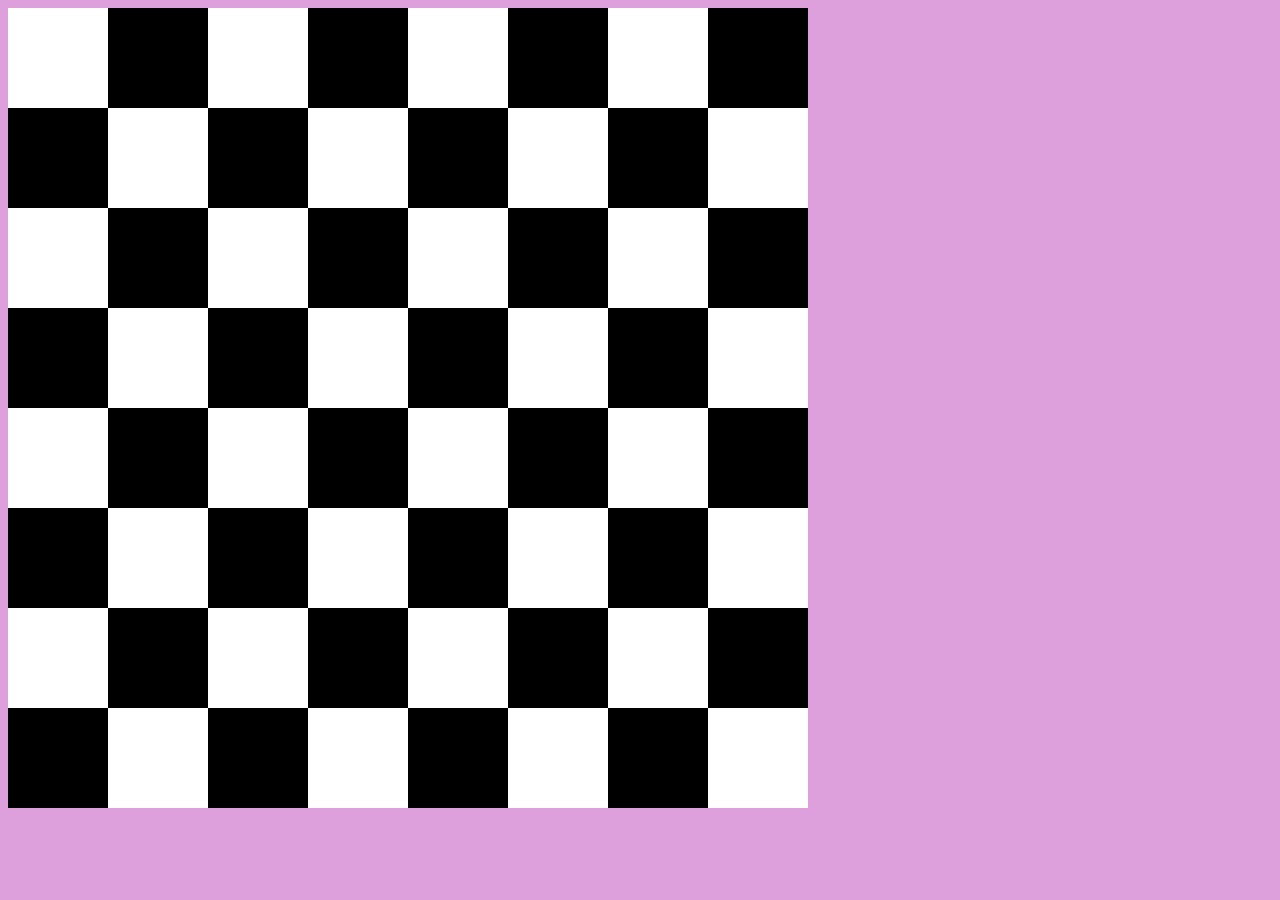
<file: 10.0 Display Grid/index.html>
<!DOCTYPE html>
<html>

<head>
  <title>Chessboard</title>
  <style>
    /* Write your code here */
    /* Each square should be 100px by 100px */
    /* My colours for white: #f0d9b5, black: #b58863 */
    body{
      background-color: plum;
    }
    .white{
      background-color: white;
      width: 100px;
      height: 100px;
    }
    .black{
      background-color: black;
      width: 100px;
      height: 100px;
    }
    .container{
      display: grid;
      grid-template-columns: 1fr 1fr 1fr 1fr 1fr 1fr 1fr 1fr ;
      grid-template-rows: 1fr 1fr 1fr 1fr 1fr 1fr 1fr 1fr;
      width: 800px;
    }
  </style>
</head>

<body>
  <div class="container">
    <div class="white"></div>
    <div class="black"></div>
    <div class="white"></div>
    <div class="black"></div>
    <div class="white"></div>
    <div class="black"></div>
    <div class="white"></div>
    <div class="black"></div>
    <div class="black"></div>
    <div class="white"></div>
    <div class="black"></div>
    <div class="white"></div>
    <div class="black"></div>
    <div class="white"></div>
    <div class="black"></div>
    <div class="white"></div>
    <div class="white"></div>
    <div class="black"></div>
    <div class="white"></div>
    <div class="black"></div>
    <div class="white"></div>
    <div class="black"></div>
    <div class="white"></div>
    <div class="black"></div>
    <div class="black"></div>
    <div class="white"></div>
    <div class="black"></div>
    <div class="white"></div>
    <div class="black"></div>
    <div class="white"></div>
    <div class="black"></div>
    <div class="white"></div>
    <div class="white"></div>
    <div class="black"></div>
    <div class="white"></div>
    <div class="black"></div>
    <div class="white"></div>
    <div class="black"></div>
    <div class="white"></div>
    <div class="black"></div>
    <div class="black"></div>
    <div class="white"></div>
    <div class="black"></div>
    <div class="white"></div>
    <div class="black"></div>
    <div class="white"></div>
    <div class="black"></div>
    <div class="white"></div>
    <div class="white"></div>
    <div class="black"></div>
    <div class="white"></div>
    <div class="black"></div>
    <div class="white"></div>
    <div class="black"></div>
    <div class="white"></div>
    <div class="black"></div>
    <div class="black"></div>
    <div class="white"></div>
    <div class="black"></div>
    <div class="white"></div>
    <div class="black"></div>
    <div class="white"></div>
    <div class="black"></div>
    <div class="white"></div>
  </div>
</body>

</html>
</file>
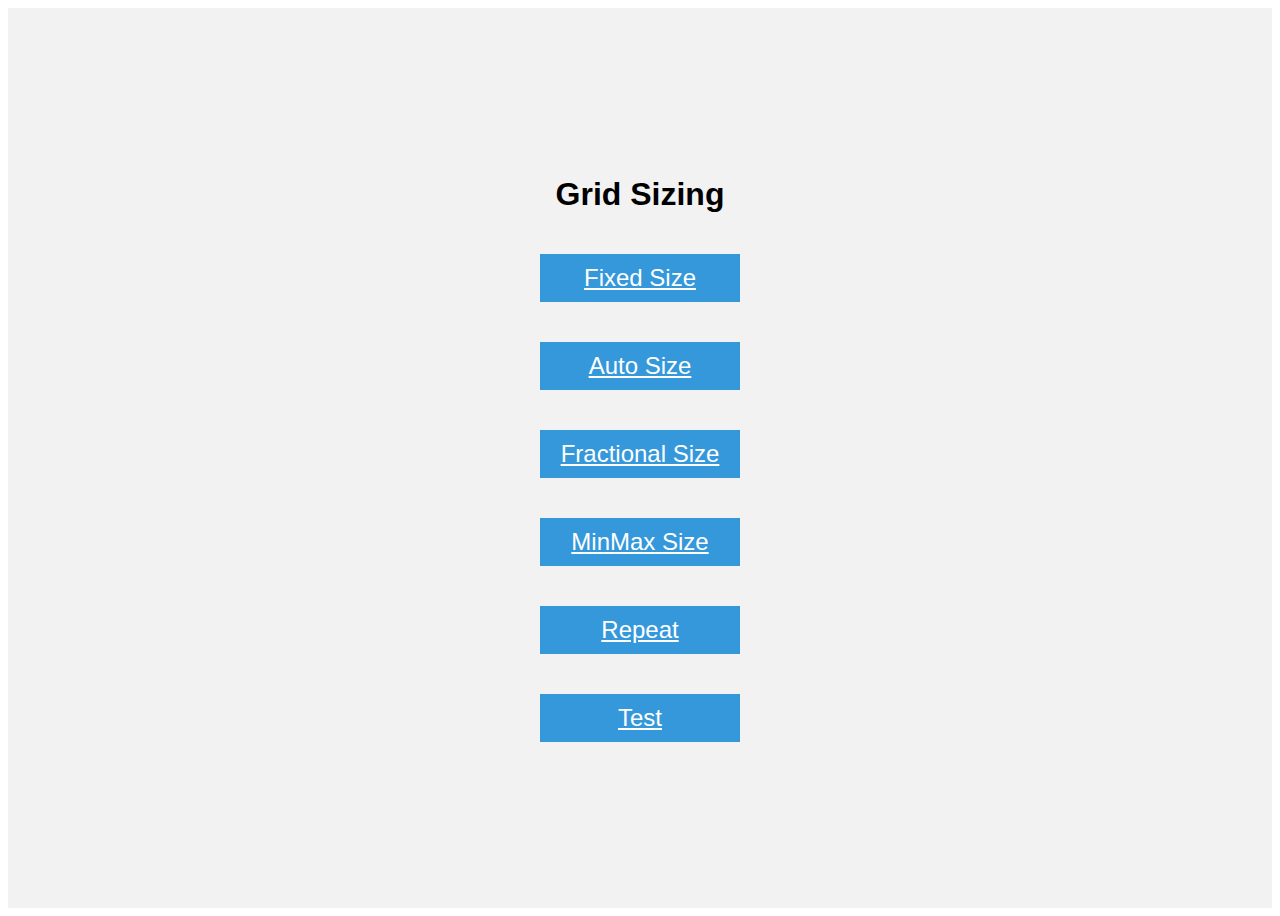
<file: 10.1 Grid Sizing/index.html>
<!DOCTYPE html>
<html lang="en">

<head>
  <meta charset="UTF-8">
  <meta name="google" content="notranslate">
  <meta name="viewport" content="width=device-width, initial-scale=1.0">
  <title>Grid Fundamentals</title>
  <style>
    body {
      font-family: sans-serif;
    }

    .container {
      display: flex;
      justify-content: center;
      align-items: center;
      flex-direction: column;
      height: 100vh;
      background-color: #f2f2f2;
    }

    .item {
      width: 200px;
      margin: 20px;
      background-color: #3498db;
      color: #fff;
      text-align: center;
      line-height: 2;
      font-size: 24px;
    }
  </style>
</head>

<body>
  <div class="container">
    <h1>Grid Sizing</h1>
    <a class="item" href="./fixed-size.html">Fixed Size</a>
    <a class="item" href="./auto-size.html">Auto Size</a>
    <a class="item" href="./fractional-size.html">Fractional Size</a>
    <a class="item" href="./minmax-size.html">MinMax Size</a>
    <a class="item" href="./repeat.html">Repeat</a>
    <a class="item" href="./test.html">Test</a>


  </div>
</body>

</html>
</file>
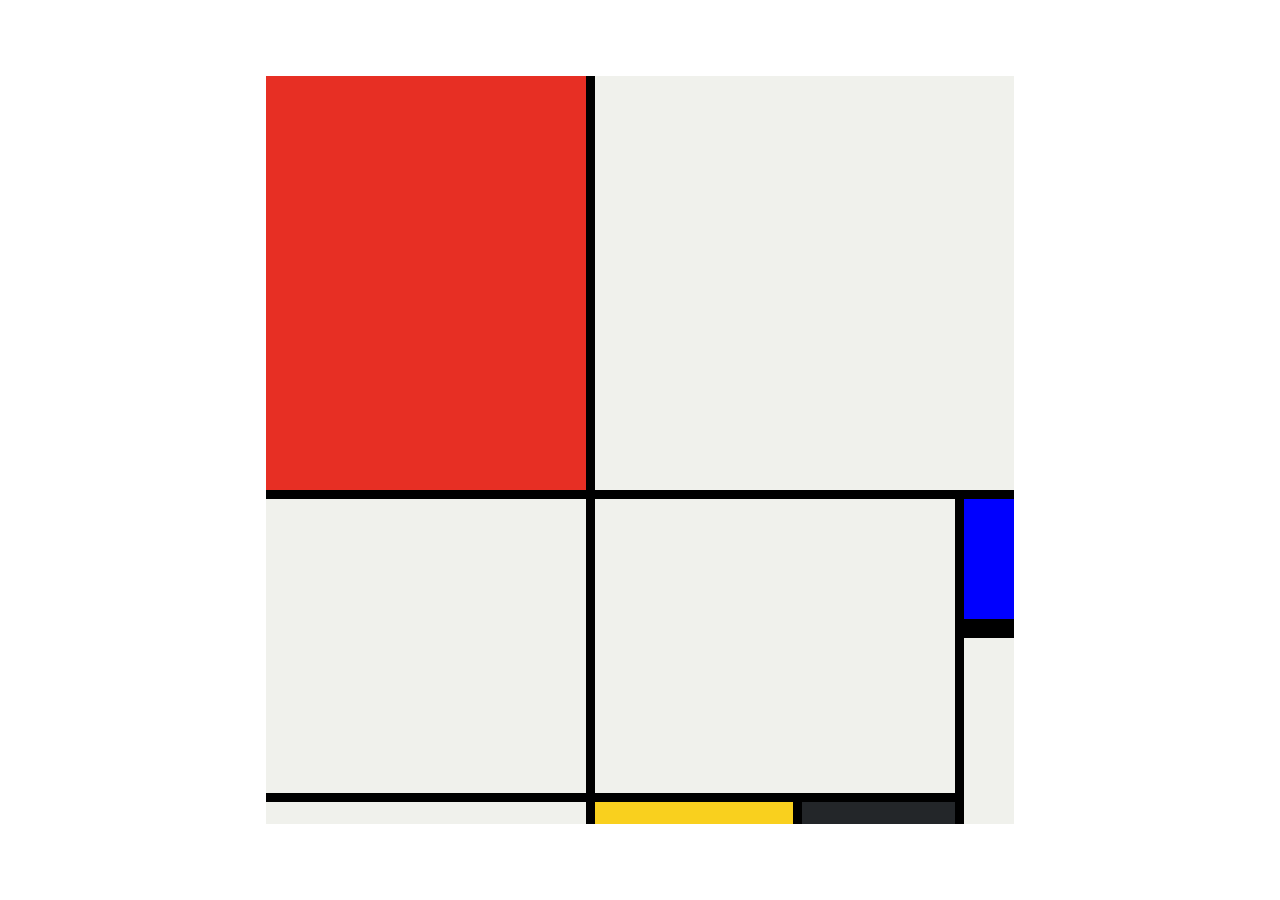
<file: 10.3 Mondrian Project/index.html>
<!DOCTYPE html>
<html lang="en">

<head>
  <meta charset="UTF-8">
  <meta name="viewport" content="width=device-width, initial-scale=1.0">
  <title>Mondrian Project</title>
  <style>
    /* 
    Write your CSS here 
    Gap Colour: #000
    White: #F0F1EC
    Red: #E72F24
    Black: #232629
    Blue: #004592
    Yellow: #F9D01E

    For dimensions, see dimensions.png image.
    HINT: Remember you can't change the properties of grid lines.
    But grid lines are transparent!
    */
    body {
      display: flex;
      justify-content: center;
      align-items: center;
      height: 100vh;
      margin: 0;
      padding: 0;
    }

    .container {
      height: 748px;
      width: 748px;
      display: grid;
      background-color: #000;
      grid-template-columns: 320px 198px 153px 50px;
      grid-template-rows: 414px 130px 155px 22px;
      gap: 9px;
    }
    .item {
      background-color: #F0F1EC;
    }
    .yellow {
      background-color: #F9D01E;
    }

    .black {
      background-color: #232629;
    }
    .blue {
      background-color: blue;
      border-bottom: 10px solid #000;
    }
    .red {
      background-color: #E72F24;
    }
    .white1 {
      grid-column: span 3;
    }

    .white2 {
      grid-row: span 2;
    }

    .white3 {
      grid-area: 2 / 2 / 4 /4
    }
    .white4 {
      grid-row: span 2;
    }

  </style>
</head>

<body>
  <!-- Write your HTML here -->
  <div class="container">
    <div class="item red"></div>
    <div class="item white1"></div>
    <div class="item white2"></div>
    <div class="item white3"></div>

    <div class="item blue"></div>
    <div class="item white4"></div>

    <div class="item"></div>
    <div class="item yellow"></div>
    <div class="item black"></div>
  </div>
</body>

</html>
</file>
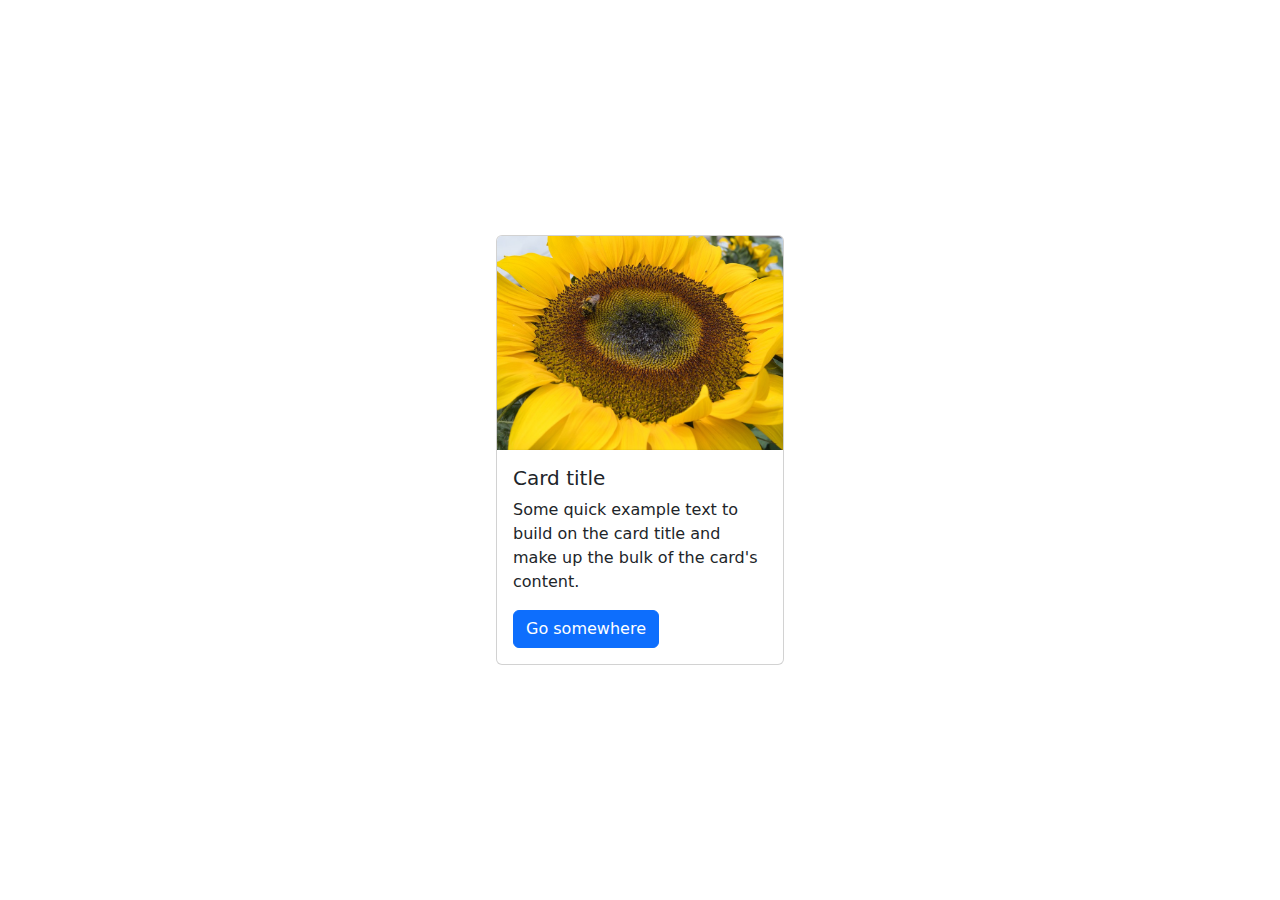
<file: 11.0 Bootstrap Intro/index.html>
<!doctype html>
<html lang="en">

<head>
  <meta charset="utf-8">
  <meta name="viewport" content="width=device-width, initial-scale=1">
  <title>Bootstrap</title>
  <!-- TODO 1: Add the Bootstrap link here. -->
  <link href="https://cdn.jsdelivr.net/npm/bootstrap@5.3.3/dist/css/bootstrap.min.css" rel="stylesheet" integrity="sha384-QWTKZyjpPEjISv5WaRU9OFeRpok6YctnYmDr5pNlyT2bRjXh0JMhjY6hW+ALEwIH" crossorigin="anonymous">
  <style>
    /* TODO 4: Use flexbox to center the card in the vertical and horizontal center. */
    .flex-container{
      display: flex;
      justify-content: center;
      align-items: center;
      height: 100vh;
    }
  </style>
</head>

<body>
  <div class="flex-container">
    <!-- TODO 2: Add the Bootstrap Prebuilt Card here -->
    <!-- TODO 3: Change the image src to display the flower.jpg image. -->
    <div class="card" style="width: 18rem;">
      <img src="./flower.jpg" class="card-img-top" alt="...">
      <div class="card-body">
        <h5 class="card-title">Card title</h5>
        <p class="card-text">Some quick example text to build on the card title and make up the bulk of the card's content.</p>
        <a href="#" class="btn btn-primary">Go somewhere</a>
      </div>
    </div>
  </div>
</body>

</html>
</file>
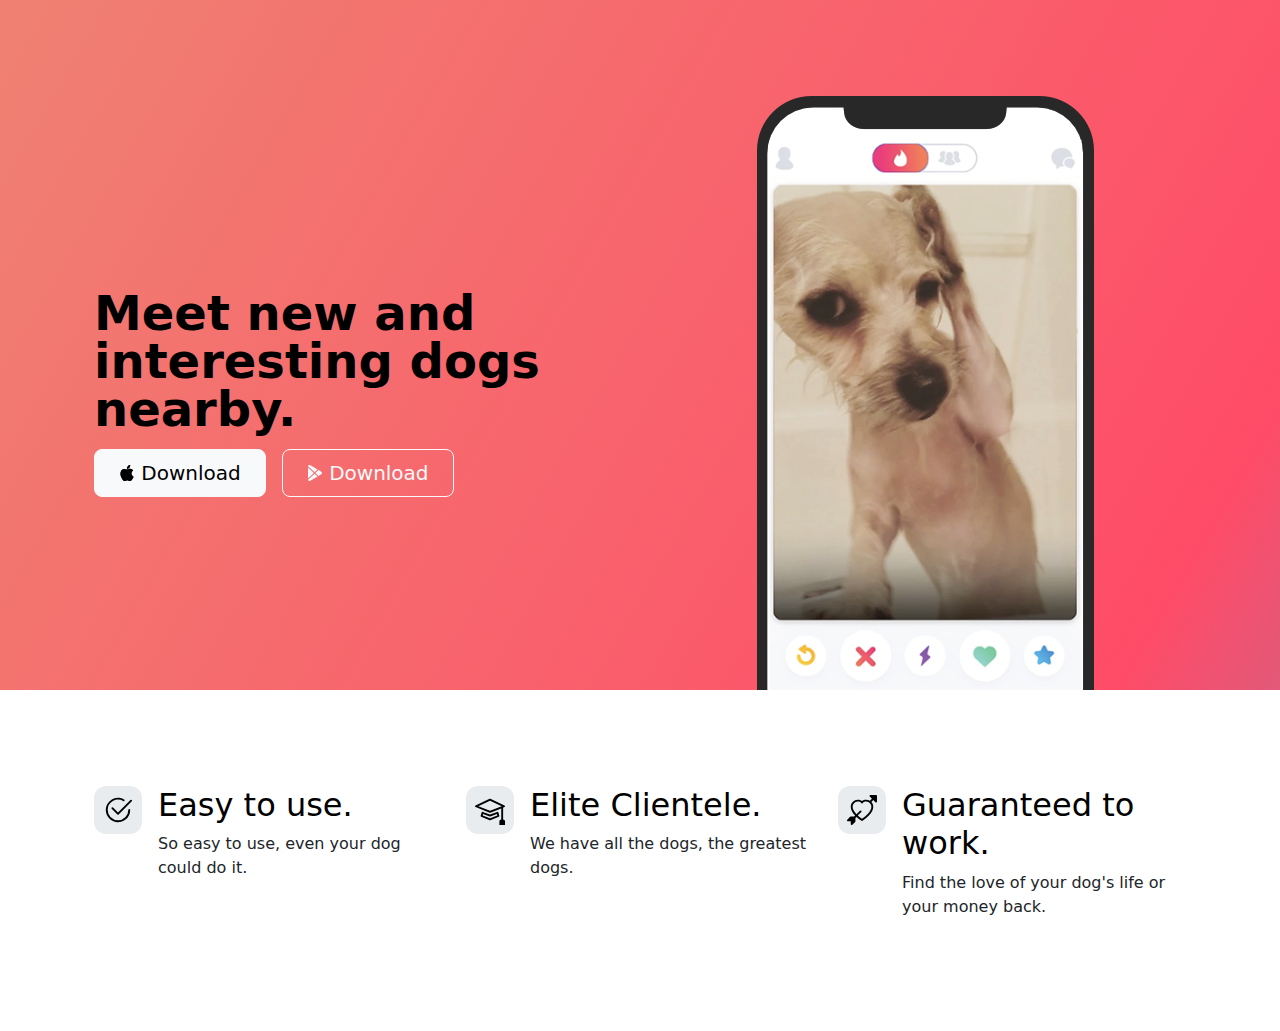
<file: 11.3 TinDog Project/index.html>
<!DOCTYPE html>
<html lang="en">
  <head>
    <meta charset="UTF-8" />
    <meta name="viewport" content="width=device-width, initial-scale=1.0" />
    <title>TinDog</title>
    <link rel="stylesheet" href="./css/style.css" />
    <link
      href="https://cdn.jsdelivr.net/npm/bootstrap@5.3.3/dist/css/bootstrap.min.css"
      rel="stylesheet"
      integrity="sha384-QWTKZyjpPEjISv5WaRU9OFeRpok6YctnYmDr5pNlyT2bRjXh0JMhjY6hW+ALEwIH"
      crossorigin="anonymous"
    />
  </head>
  <body>
    <!-- Title -->
    <section id="title" class="gradient-background">
      <div class="container col-xxl-8 px-4 pt-5">
        <div class="row flex-lg-row-reverse align-items-center g-5 pt-5">
          <div class="col-10 col-sm-8 col-lg-6">
            <img
              src="./images/iphone.png"
              class="d-block mx-lg-auto img-fluid"
              alt="iphone"
              height="500"
              loading="lazy"
            />
          </div>
          <div class="col-lg-6">
            <h1 class="display-5 fw-bold text-body-emphasis lh-1 mb-3">
              Meet new and interesting dogs nearby.
            </h1>
            <div class="d-grid gap-2 d-md-flex justify-content-md-start">
              <button type="button" class="btn btn-light btn-lg px-4 me-md-2">
                <svg
                  xmlns="http://www.w3.org/2000/svg"
                  width="16"
                  height="16"
                  fill="currentColor"
                  class="bi bi-apple mb-1"
                  viewBox="0 0 16 16"
                >
                  <path
                    d="M11.182.008C11.148-.03 9.923.023 8.857 1.18c-1.066 1.156-.902 2.482-.878 2.516.024.034 1.52.087 2.475-1.258.955-1.345.762-2.391.728-2.43Zm3.314 11.733c-.048-.096-2.325-1.234-2.113-3.422.212-2.189 1.675-2.789 1.698-2.854.023-.065-.597-.79-1.254-1.157a3.692 3.692 0 0 0-1.563-.434c-.108-.003-.483-.095-1.254.116-.508.139-1.653.589-1.968.607-.316.018-1.256-.522-2.267-.665-.647-.125-1.333.131-1.824.328-.49.196-1.422.754-2.074 2.237-.652 1.482-.311 3.83-.067 4.56.244.729.625 1.924 1.273 2.796.576.984 1.34 1.667 1.659 1.899.319.232 1.219.386 1.843.067.502-.308 1.408-.485 1.766-.472.357.013 1.061.154 1.782.539.571.197 1.111.115 1.652-.105.541-.221 1.324-1.059 2.238-2.758.347-.79.505-1.217.473-1.282Z"
                  />
                  <path
                    d="M11.182.008C11.148-.03 9.923.023 8.857 1.18c-1.066 1.156-.902 2.482-.878 2.516.024.034 1.52.087 2.475-1.258.955-1.345.762-2.391.728-2.43Zm3.314 11.733c-.048-.096-2.325-1.234-2.113-3.422.212-2.189 1.675-2.789 1.698-2.854.023-.065-.597-.79-1.254-1.157a3.692 3.692 0 0 0-1.563-.434c-.108-.003-.483-.095-1.254.116-.508.139-1.653.589-1.968.607-.316.018-1.256-.522-2.267-.665-.647-.125-1.333.131-1.824.328-.49.196-1.422.754-2.074 2.237-.652 1.482-.311 3.83-.067 4.56.244.729.625 1.924 1.273 2.796.576.984 1.34 1.667 1.659 1.899.319.232 1.219.386 1.843.067.502-.308 1.408-.485 1.766-.472.357.013 1.061.154 1.782.539.571.197 1.111.115 1.652-.105.541-.221 1.324-1.059 2.238-2.758.347-.79.505-1.217.473-1.282Z"
                  />
                </svg>
                Download
              </button>
              <button type="button" class="btn btn-outline-light btn-lg px-4">
                <svg
                  xmlns="http://www.w3.org/2000/svg"
                  width="16"
                  height="16"
                  fill="currentColor"
                  class="bi bi-google-play mb-1"
                  viewBox="0 0 16 16"
                >
                  <path
                    d="M14.222 9.374c1.037-.61 1.037-2.137 0-2.748L11.528 5.04 8.32 8l3.207 2.96 2.694-1.586Zm-3.595 2.116L7.583 8.68 1.03 14.73c.201 1.029 1.36 1.61 2.303 1.055l7.294-4.295ZM1 13.396V2.603L6.846 8 1 13.396ZM1.03 1.27l6.553 6.05 3.044-2.81L3.333.215C2.39-.341 1.231.24 1.03 1.27Z"
                  />
                </svg>
                Download
              </button>
            </div>
          </div>
        </div>
      </div>
    </section>
    <!-- Features -->
    <section id="features">
      <div class="container px-4 py-5" id="hanging-icons">
        <div class="row g-4 py-5 row-cols-1 row-cols-lg-3">
          <div class="col d-flex align-items-start">
            <div
              class="icon-square text-body-emphasis bg-body-secondary d-inline-flex align-items-center justify-content-center fs-4 flex-shrink-0 me-3"
            >
              <svg
                xmlns="http://www.w3.org/2000/svg"
                height="30"
                fill="currentColor"
                class="bi bi-check2-circle"
                viewBox="0 0 16 16"
              >
                <path
                  d="M2.5 8a5.5 5.5 0 0 1 8.25-4.764.5.5 0 0 0 .5-.866A6.5 6.5 0 1 0 14.5 8a.5.5 0 0 0-1 0 5.5 5.5 0 1 1-11 0z"
                />
                <path
                  d="M15.354 3.354a.5.5 0 0 0-.708-.708L8 9.293 5.354 6.646a.5.5 0 1 0-.708.708l3 3a.5.5 0 0 0 .708 0l7-7z"
                />
              </svg>
            </div>
            <div>
              <h3 class="fs-2 text-body-emphasis">Easy to use.</h3>
              <p>
                So easy to use, even your dog could do it.
              </p>
            </div>
          </div>
          <div class="col d-flex align-items-start">
            <div
              class="icon-square text-body-emphasis bg-body-secondary d-inline-flex align-items-center justify-content-center fs-4 flex-shrink-0 me-3"
            >
              <svg
                xmlns="http://www.w3.org/2000/svg"
                height="30"
                fill="currentColor"
                class="bi bi-mortarboard"
                viewBox="0 0 16 16"
              >
                <path
                  d="M8.211 2.047a.5.5 0 0 0-.422 0l-7.5 3.5a.5.5 0 0 0 .025.917l7.5 3a.5.5 0 0 0 .372 0L14 7.14V13a1 1 0 0 0-1 1v2h3v-2a1 1 0 0 0-1-1V6.739l.686-.275a.5.5 0 0 0 .025-.917l-7.5-3.5ZM8 8.46 1.758 5.965 8 3.052l6.242 2.913L8 8.46Z"
                />
                <path
                  d="M4.176 9.032a.5.5 0 0 0-.656.327l-.5 1.7a.5.5 0 0 0 .294.605l4.5 1.8a.5.5 0 0 0 .372 0l4.5-1.8a.5.5 0 0 0 .294-.605l-.5-1.7a.5.5 0 0 0-.656-.327L8 10.466 4.176 9.032Zm-.068 1.873.22-.748 3.496 1.311a.5.5 0 0 0 .352 0l3.496-1.311.22.748L8 12.46l-3.892-1.556Z"
                />
              </svg>
            </div>
            <div>
              <h3 class="fs-2 text-body-emphasis">Elite Clientele.</h3>
              <p>
                We have all the dogs, the greatest dogs.
              </p>
            </div>
          </div>
          <div class="col d-flex align-items-start">
            <div
              class="icon-square text-body-emphasis bg-body-secondary d-inline-flex align-items-center justify-content-center fs-4 flex-shrink-0 me-3"
            >
              <svg
                xmlns="http://www.w3.org/2000/svg"
                height="30"
                fill="currentColor"
                class="bi bi-arrow-through-heart"
                viewBox="0 0 16 16"
              >
                <path
                  fill-rule="evenodd"
                  d="M2.854 15.854A.5.5 0 0 1 2 15.5V14H.5a.5.5 0 0 1-.354-.854l1.5-1.5A.5.5 0 0 1 2 11.5h1.793l.53-.53c-.771-.802-1.328-1.58-1.704-2.32-.798-1.575-.775-2.996-.213-4.092C3.426 2.565 6.18 1.809 8 3.233c1.25-.98 2.944-.928 4.212-.152L13.292 2 12.147.854A.5.5 0 0 1 12.5 0h3a.5.5 0 0 1 .5.5v3a.5.5 0 0 1-.854.354L14 2.707l-1.006 1.006c.236.248.44.531.6.845.562 1.096.585 2.517-.213 4.092-.793 1.563-2.395 3.288-5.105 5.08L8 13.912l-.276-.182a21.86 21.86 0 0 1-2.685-2.062l-.539.54V14a.5.5 0 0 1-.146.354l-1.5 1.5Zm2.893-4.894A20.419 20.419 0 0 0 8 12.71c2.456-1.666 3.827-3.207 4.489-4.512.679-1.34.607-2.42.215-3.185-.817-1.595-3.087-2.054-4.346-.761L8 4.62l-.358-.368c-1.259-1.293-3.53-.834-4.346.761-.392.766-.464 1.845.215 3.185.323.636.815 1.33 1.519 2.065l1.866-1.867a.5.5 0 1 1 .708.708L5.747 10.96Z"
                />
              </svg>
            </div>
            <div>
              <h3 class="fs-2 text-body-emphasis">Guaranteed to work.</h3>
              <p>
                Find the love of your dog's life or your money back.
              </p>
            </div>
          </div>
        </div>
      </div>
    </section>
    <!-- Testimonial -->
    <section id="testimonial"></section>
    <!-- Pricing -->
    <section id="pricing"></section>
    <!-- Footer -->
    <section id="footer"></section>

    <script
      src="https://cdn.jsdelivr.net/npm/bootstrap@5.3.3/dist/js/bootstrap.bundle.min.js"
      integrity="sha384-YvpcrYf0tY3lHB60NNkmXc5s9fDVZLESaAA55NDzOxhy9GkcIdslK1eN7N6jIeHz"
      crossorigin="anonymous"
    ></script>
  </body>
</html>
</file>
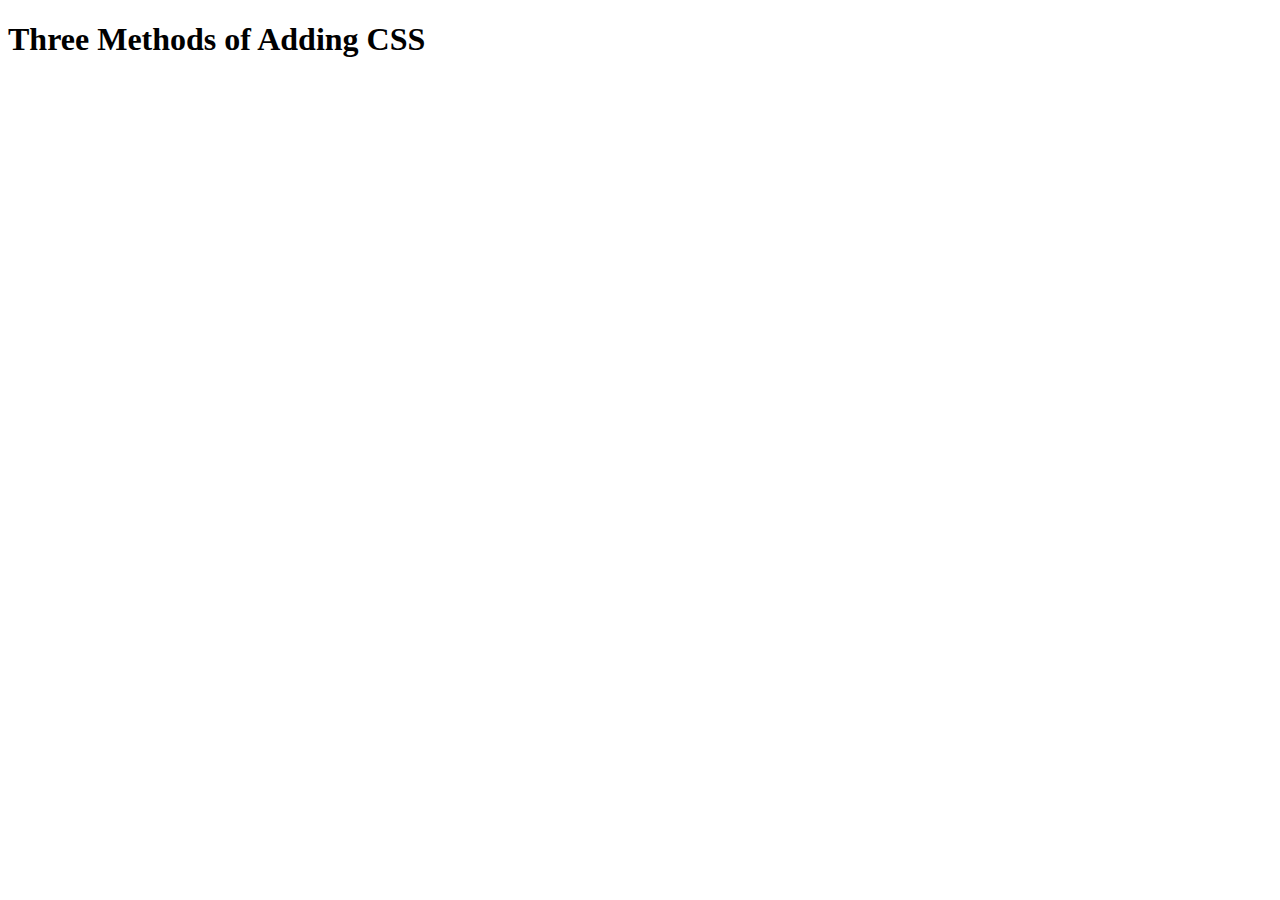
<file: 5.1. Adding CSS/index.html>
<!DOCTYPE html>
<html lang="en">

<head>
  <meta charset="UTF-8">
  <title>Adding CSS</title>
</head>

<body>
  <h1>Three Methods of Adding CSS</h1>
  <!-- Create 3 Links to The 3 Webpages: inline, internal and external -->
</body>

</html>
</file>
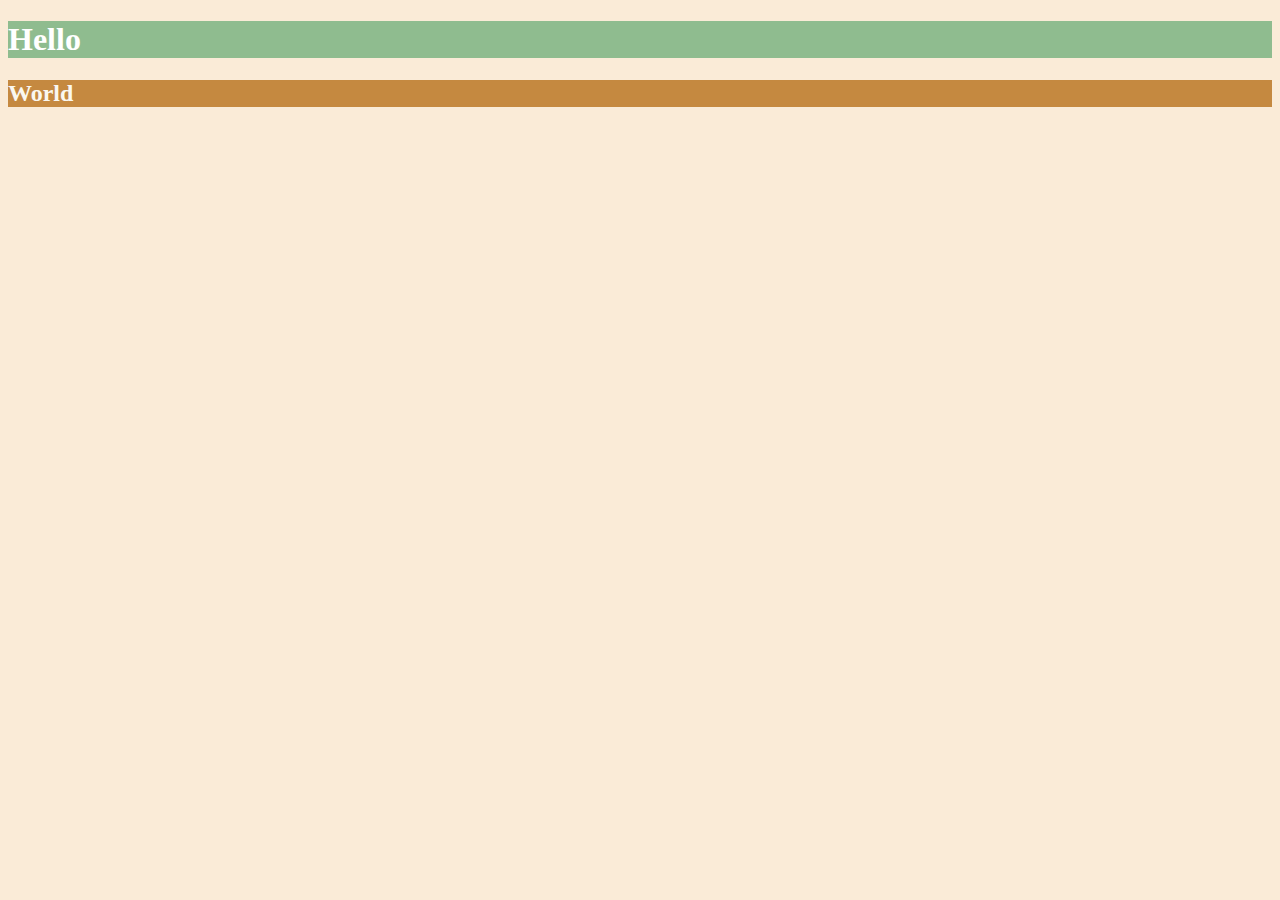
<file: 6.0 CSS Colors/index.html>
<!DOCTYPE html>
<html lang="en">

<head>
  <meta charset="UTF-8">
  <title>Colors</title>
  <style>
  /* Write your CSS code here. */
    /* 1. Make the background of the webpage "antiquewhite"
    2. Make the h1 "whitesmoke"
    3. Make the background of the h1 "darkseagreen"
    4. Make the h2 #FAF8F1
    5. Make the background of the h2 "#C58940" */
    html{
      background-color: antiquewhite;
    }
    h1{
      background-color: darkseagreen;
      color: white;
    }
    h2{
      color: #FAF8F1;
      background-color: #C58940;
    }
  </style>
</head>

<body>
  <h1>Hello</h1>
  <h2>World</h2>
</body>

</html>
</file>
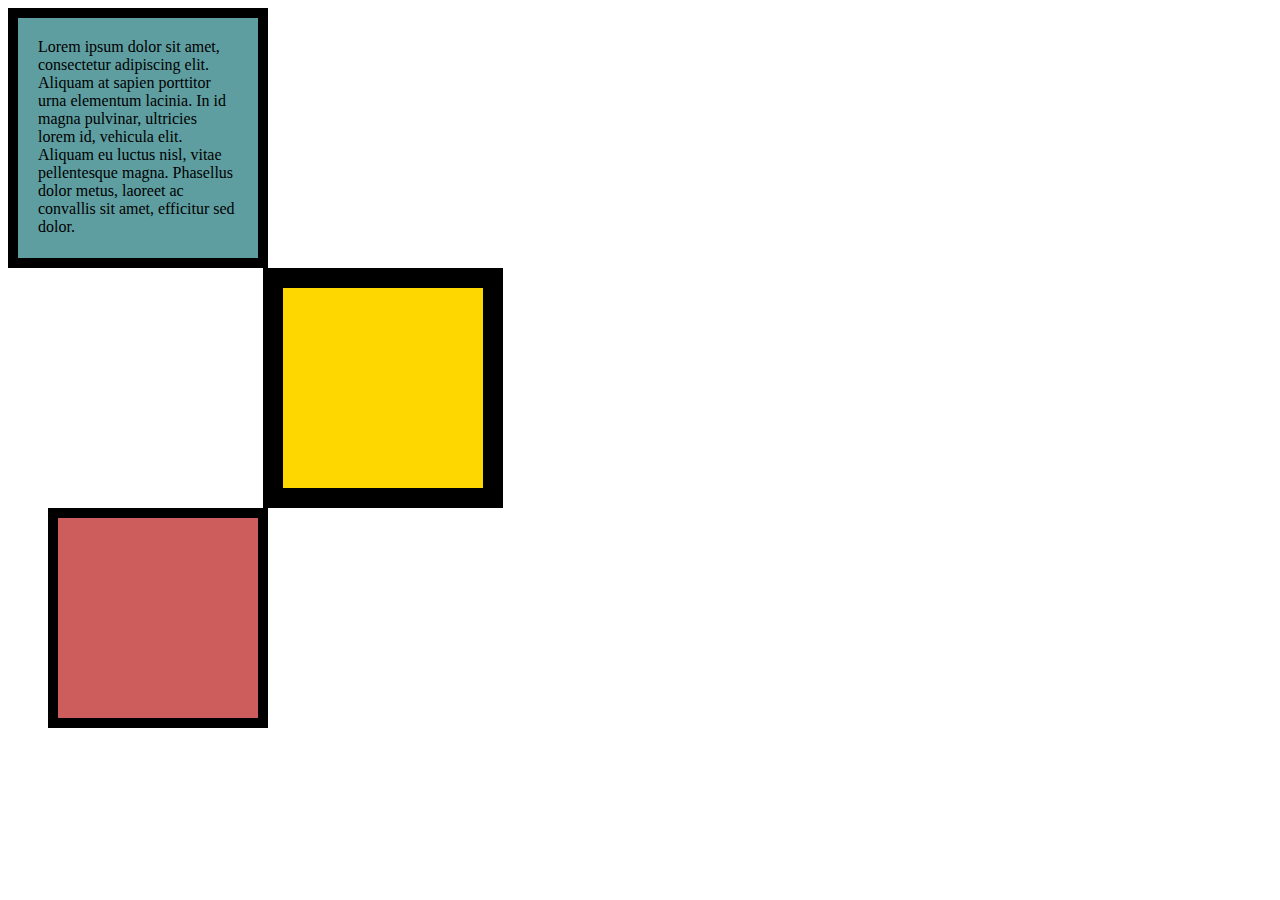
<file: 6.3 CSS Box Model/index.html>
<!DOCTYPE html>
<html lang="en">
  <head>
    <meta charset="UTF-8" />
    <title>CSS Box Model</title>
    <style>
      /* Write your CSS code here */
      div {
        height: 200px;
        width: 200px;
      }
      #box-1 {
        background-color: cadetblue;
        padding: 20px;
        border: 10px solid black;
      }
      #box-2 {
        background-color: gold;
        border: 20px black solid;
        border-left: -10px;
        border-right: -10px;
        margin-left: 255px;
      }
      #box-3 {
        background-color: indianred;
        border: 10px solid black;
        margin-left: 40px;
      }
      p {
        margin: 0;
      }
    </style>
  </head>

  <body>
    <div id="box-1">
      <p>
        Lorem ipsum dolor sit amet, consectetur adipiscing elit. Aliquam at
        sapien porttitor urna elementum lacinia. In id magna pulvinar, ultricies
        lorem id, vehicula elit. Aliquam eu luctus nisl, vitae pellentesque
        magna. Phasellus dolor metus, laoreet ac convallis sit amet, efficitur
        sed dolor.
      </p>
    </div>

    <div id="box-2"></div>

    <div id="box-3"></div>

    <!-- TODOs:
1. Create 3 Boxes using the div element.
2. Set their sizes to 200px heigh by 200px wide.
3. Set different background colors for each of the boxes (I used cadetblue, gold and indianred).
4. Add a paragraph <p> element into the first div and add the following words:
    Lorem ipsum dolor sit amet, consectetur adipiscing elit. Aliquam at sapien porttitor urna elementum lacinia. In
    id magna pulvinar, ultricies lorem id, vehicula elit. Aliquam eu luctus nisl, vitae pellentesque magna. Phasellus
    dolor metus, laoreet ac convallis sit amet, efficitur sed dolor.
5. Set the 1st div to have 20px padding all around with a black 10px border.
6. Fix the style of the <p> element to remove all margins.
Hint: Use the CSS inspector in Chrome.
7. Set the 2nd div to have a 20px border on top and bottom and 10px border left and right. (See goal image)
8. Set the 3rd div to have a 10px border 
9. Set the margins for the divs so that each box corner touches the other. (See the goal image)
-->
  </body>
</html>
</file>
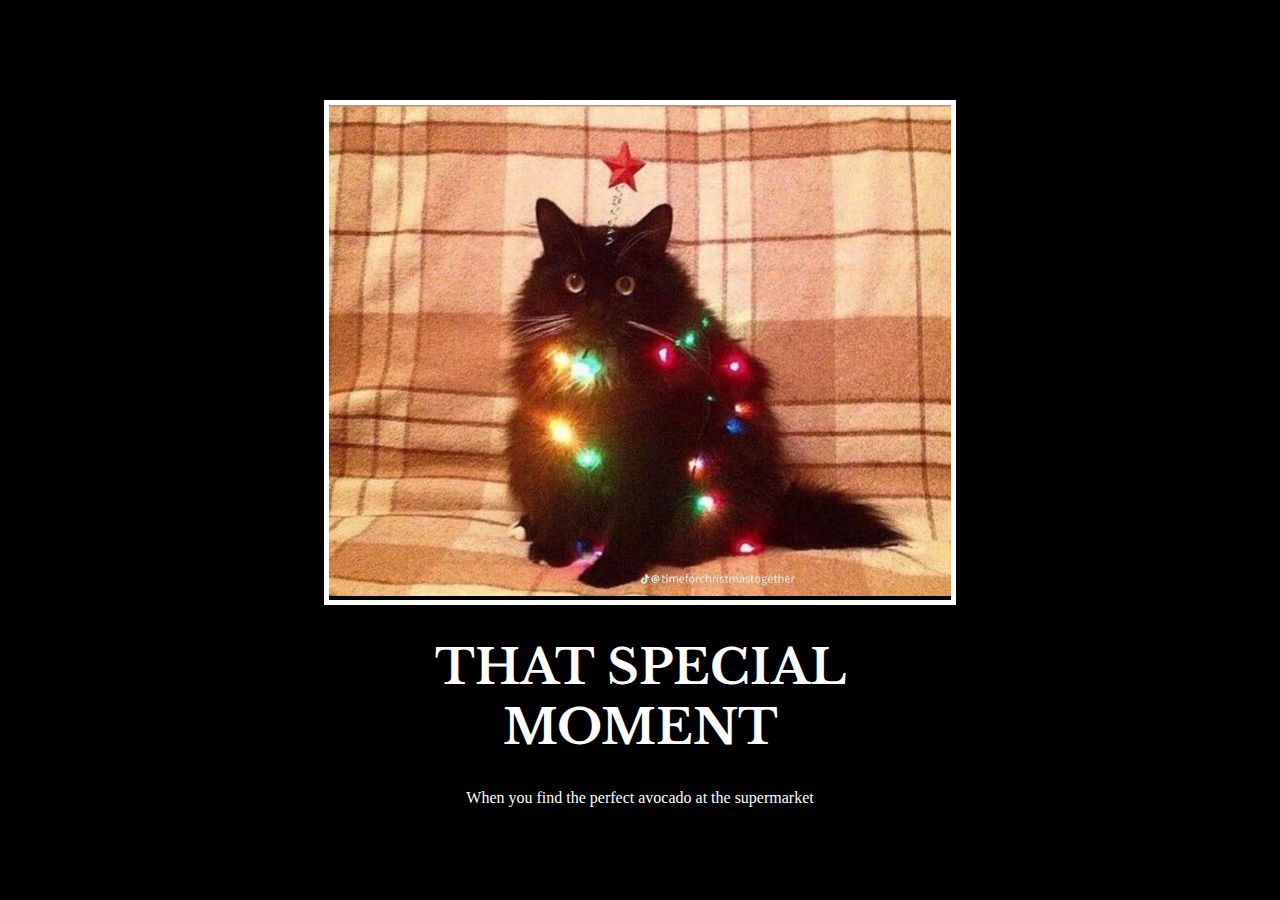
<file: 6.4 Motivation Meme Project/index.html>
<!DOCTYPE html>
<html lang="en">
<head>
  <meta charset="UTF-8">

<link rel="preconnect" href="https://fonts.googleapis.com">
<link rel="preconnect" href="https://fonts.gstatic.com" crossorigin>
<link href="https://fonts.googleapis.com/css2?family=Libre+Baskerville:ital,wght@0,400;0,700;1,400&display=swap" rel="stylesheet">
<link rel="stylesheet" href="style.css">
</head>
<body>
  <div id="position" >
    <div id="img">
    <img width="100%" src="./assets/images/408564650_388220210434584_8042387925785398885_n.jpg" alt="">
  </div>
  <div>
    <h1>THAT SPECIAL MOMENT</h1>
  </div>
  <div>
   <p>  When you find the perfect avocado at the supermarket  </p>
  </div>
</div>
  
</body>
</html>



<!-- 
  TODO: Create a motivational post website.
Style it how ever you like. 
Look at the goal image for inspiration.
But it must have the following features:
1. The main h1 text should be using the Regular Libre Baskerville Font from Google Fonts:
  https://fonts.google.com/specimen/Libre+Baskerville
2. The text should be white and background black.
3. Add your own image into the images folder inside assets. It should have a 5px white border.
4. The text should be center aligned.
5. Create a div to contain the h1, p and img elements. Adjust the margins so that the image and text are centered on the page. 
  Hint: You horizontally center a div by giving it a width of 50% and a margin-left of 25%.
  Hint: Set the image to have a width of 100% so it fills the div. 
6. Read about the text-transform property on MDN docs to make the h1 uppercase with CSS.
  https://developer.mozilla.org/en-US/docs/Web/CSS/text-transform 
-->
</file>
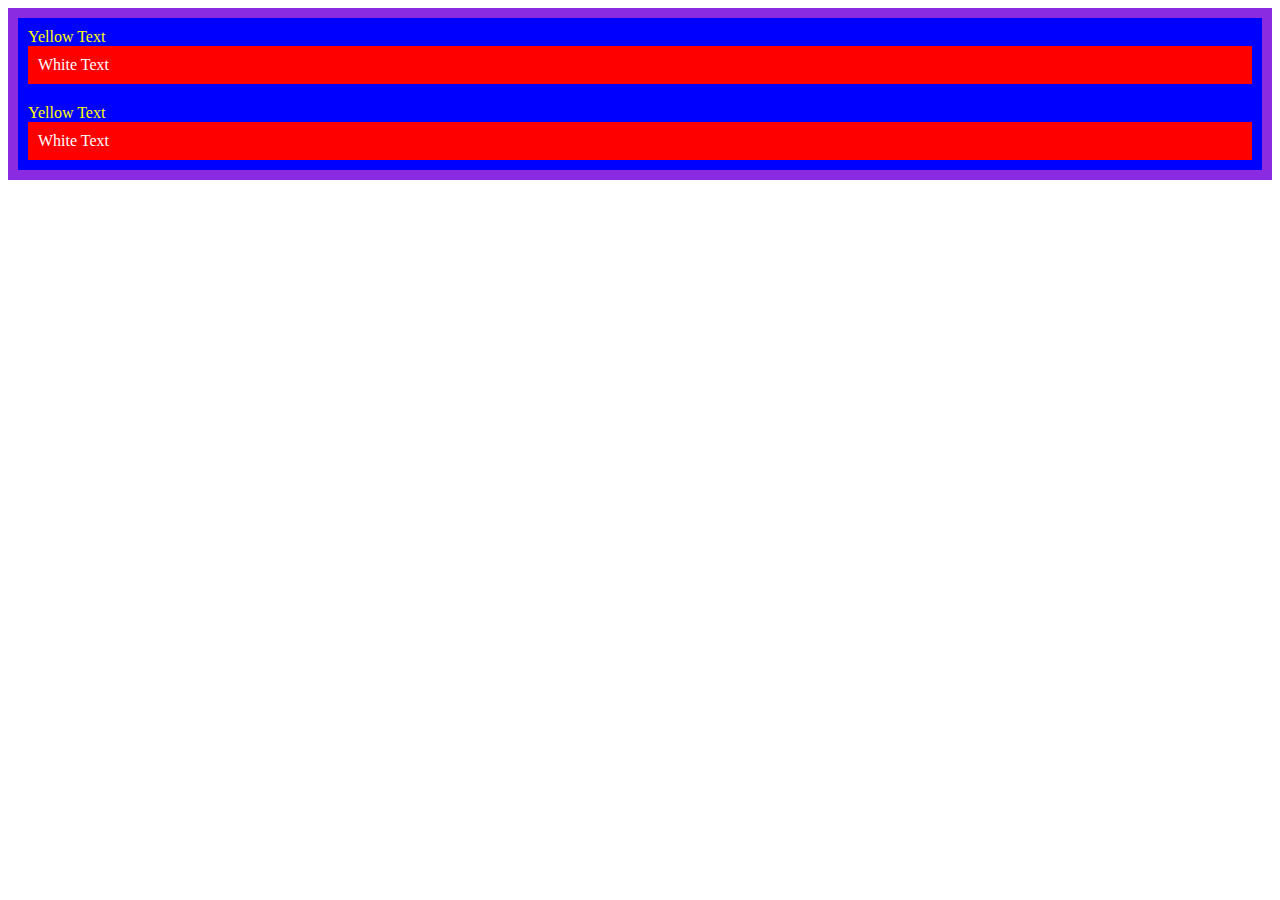
<file: 7.0/index.html>
<!DOCTYPE html>
<html lang="en">

<head>
  <meta charset="UTF-8">
  <title>CSS Cascade</title>
  <link rel="stylesheet" href="./style.css">
</head>

<body>
  <div id="outer-box" class="box">
    <div class="box">
      <p>Yellow Text</p>
      <div class="box inner-box">
        <p class="white-text">White Text</p>
      </div>
    </div>
    <div class="box">
      <p>Yellow Text</p>
      <div class="box inner-box">
        <p class="white-text">White Text</p>
      </div>
    </div>
  </div>
</body>

</html>
</file>
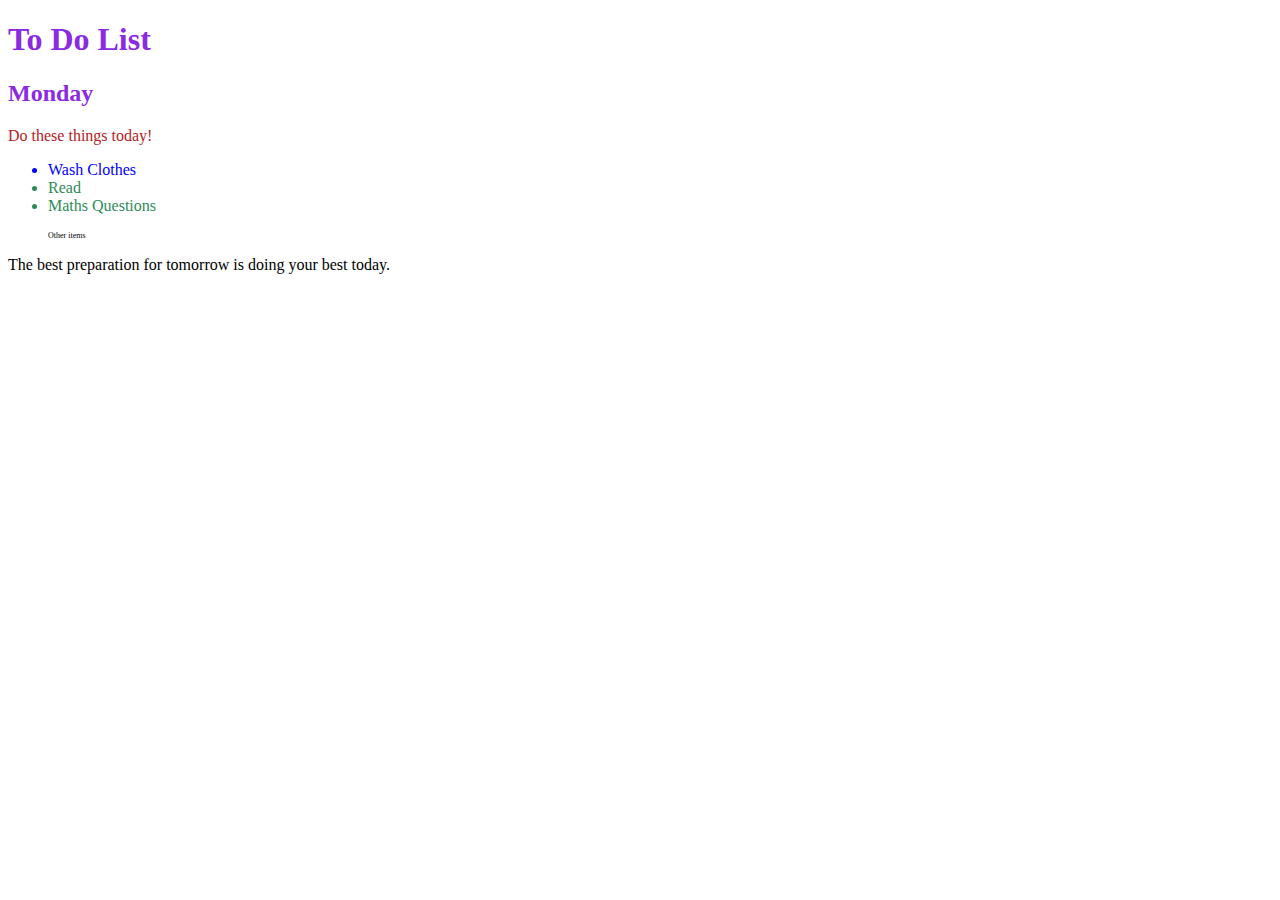
<file: 7.1 Combining Selectors/index.html>
<!DOCTYPE html>
<html lang="en">

<head>
  <meta charset="UTF-8">
  <title>Combining CSS Selectors</title>
  <link rel="stylesheet" href="./style.css">
</head>

<!-- Don't change any of the HTML code! -->

<body>
  <div> <h1>To Do List</h1>
  <h2>Monday</h2>
  <div class="box">
    <p class="done">Do these things today!</p>
    <ul class="list">
      <li>Wash Clothes</li>
      <li class="done">Read</li>
      <li class="done">Maths Questions</li>
    </ul>
  </div>

  <ul>
    <p class="done">Other items</p>
  </ul>
  <p>The best preparation for tomorrow is doing your best today.</p></div>
 
</body>

</html>
</file>
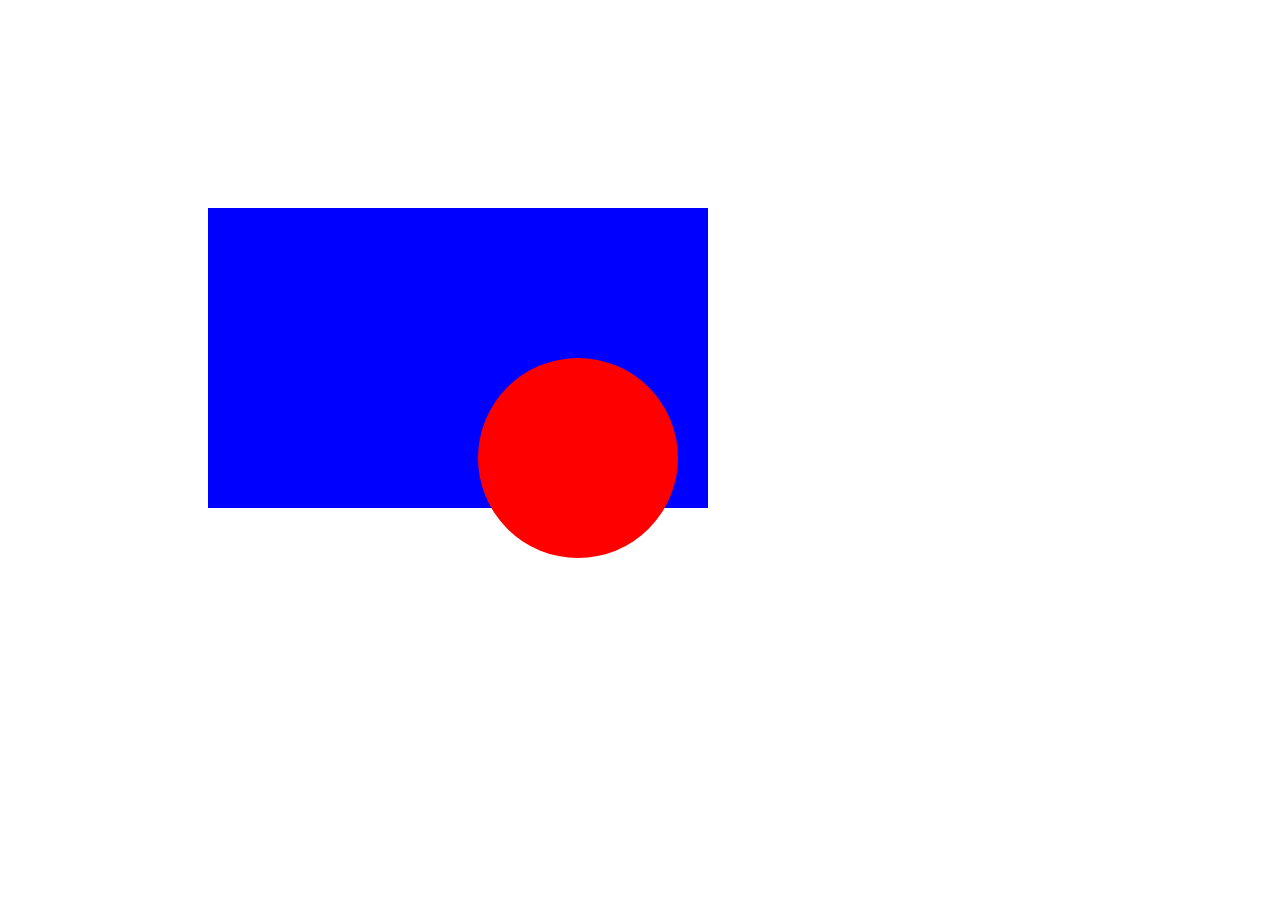
<file: 7.2 CSS Positioning/index.html>
<!DOCTYPE html>
<html>

<head>
  <title>CSS Positioning Exercise</title>
  <style>
    /* Write your code here */
    .blue-box{
      background-color: blue;
      position: relative;
      top: 200px;
      left: 200px;
      bottom: 500px;
      width: 500px;
      height: 300px;
    }
    .red-circle{
      background-color: red;
      position: absolute;
      height: 200px;
      width: 200px;
      border-radius: 50%;
      top: 150px;
      left: 270px;
    }
  </style>
</head>

<body>
  <div class="blue-box">
    <div class="red-circle">
    </div>
  </div>

</body>

</html>
</file>
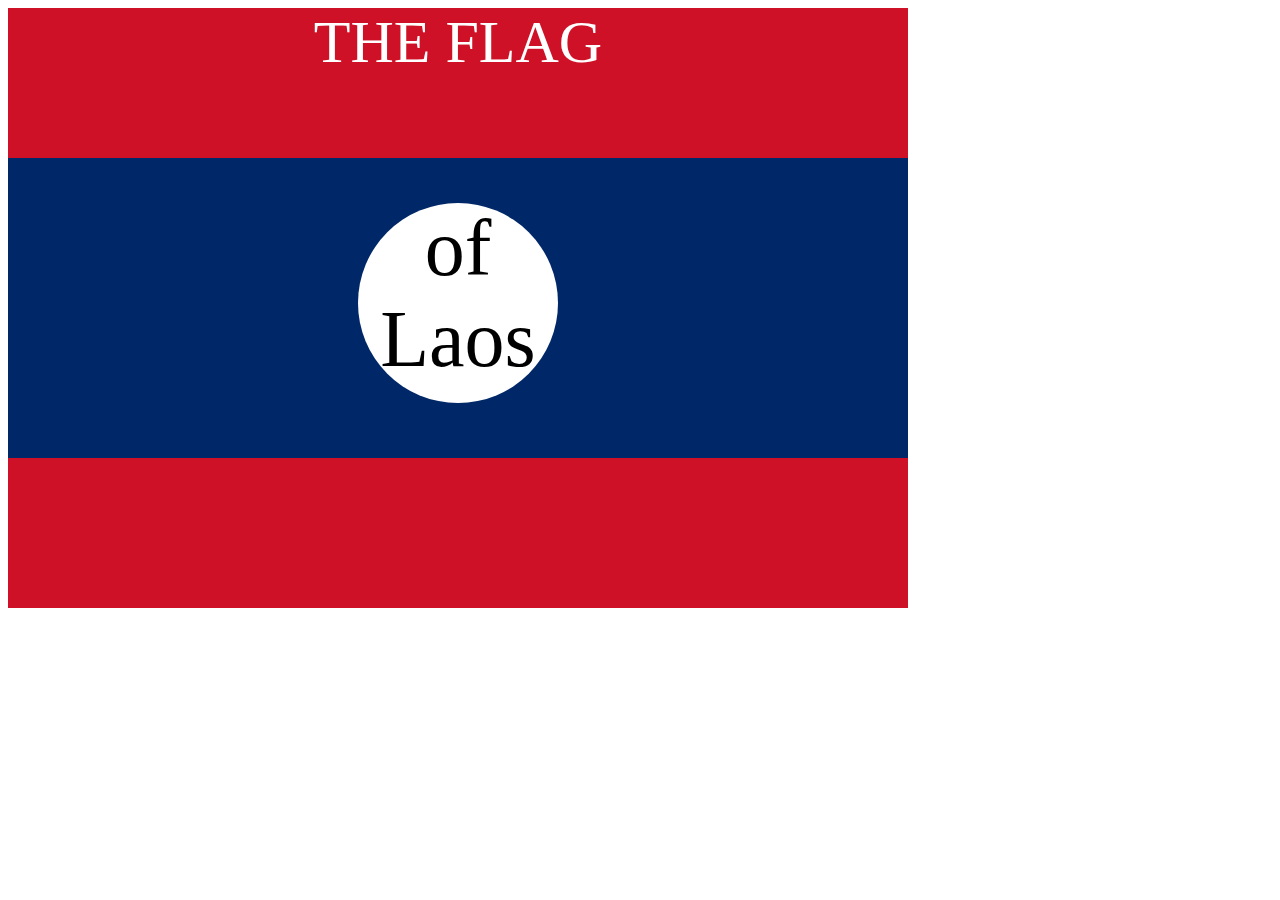
<file: 7.3 CSS Flag Project/index.html>
<!DOCTYPE html>
<html lang="en">
  <head>
    <meta charset="UTF-8" />
    <title>CSS Flag Project</title>
    <style>
      /* Write your CSS Code here */
      .flag {
        background-color: rgb(206, 17, 38);
        height: 600px;
        width: 900px;
        position: relative;
      }
      .flag > p {
        text-align: center;
        font-size: 60px;
        color: white;
        text-transform: uppercase;
      }
      .flag > div {
        width: 100%;
        height: 300px;
        background-color: rgb(0, 40, 104);
        position: absolute;
        top: 150px;
      }
      .flag > div > div {
        width: 200px;
        height: 200px;
        background-color: white;
        border-radius: 50%;
        left: 350px;
        top: 45px;
        position: absolute;
      }
      .flag > div > div > p {
        color: black;
      }
      p{
        font-size: 5rem;
        text-align: center;
        padding: 0%;
        margin: 0%;
      }
    </style>
  </head>

  <!-- 
  IMPORTANT! Do not change any HTML
Don't add any classes/ids/elements 
Use what you know about combining selectors 
and CSS specificity instead.
Hint 1: The flag is 900px by 600px and the circle is 200px by 200px.
Hint 2: You can use CSS inspection to get the colors from
https://appbrewery.github.io/flag-of-laos/
-->

  <body>
    <div class="flag">
      <p>The Flag</p>
      <div>
        <div>
          <p>of Laos</p>
        </div>
      </div>
    </div>
  </body>
</html>
</file>
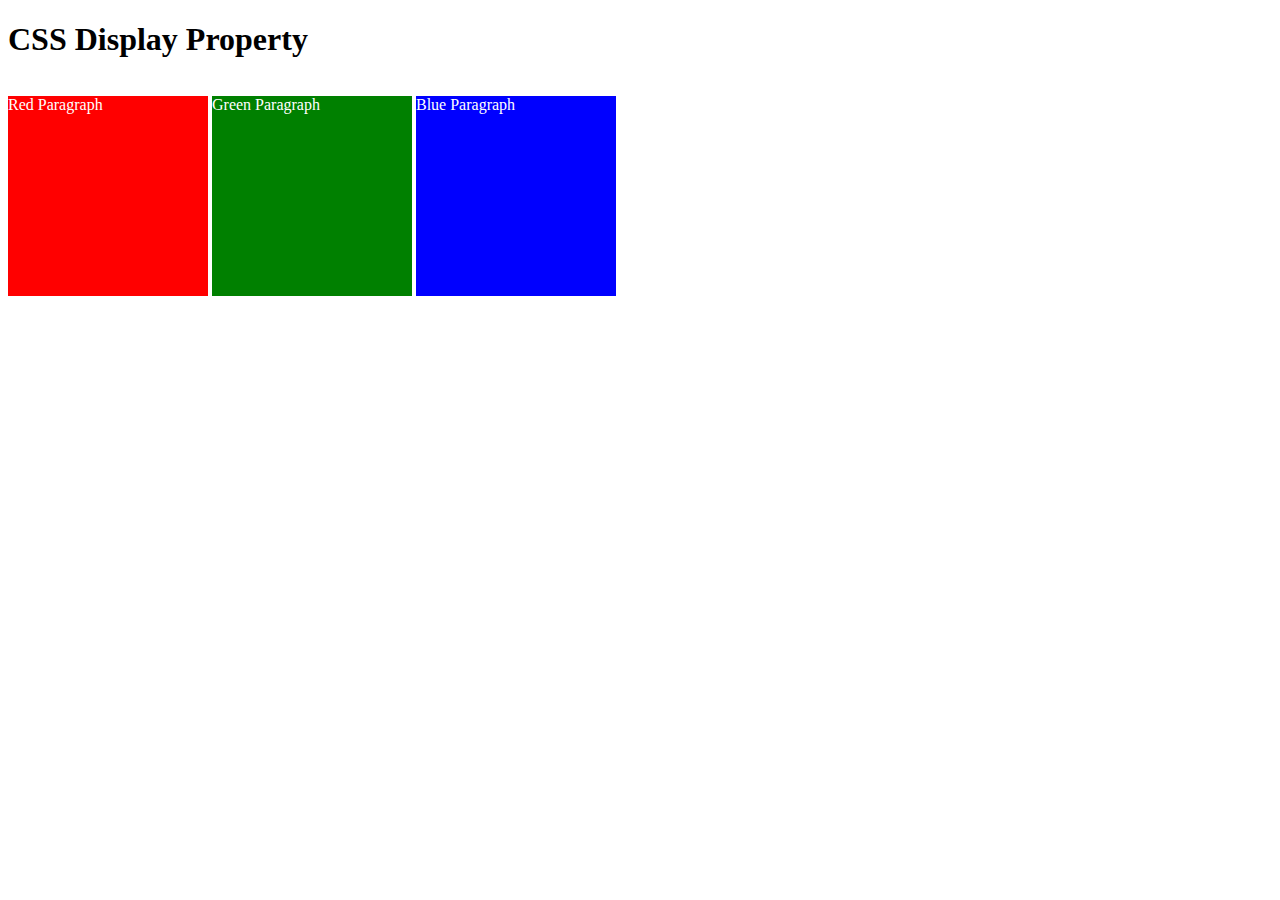
<file: 8.0 CSS Display/index.html>
<!DOCTYPE html>
<html>

<!-- 
  TODO
1. By changing only the display property of the CSS make all 3 squares line up horizontally like in goal1 image.
2. Change only the display property to make all 3 squares line up vertically like in goal2 image. 
-->

<head>
  <title>CSS Display Property Example</title>
  <style>
    p {
      color: white;
    }

    .red {
      display: inline-block;
      width: 200px;
      height: 200px;
      background-color: red;
    }

    .green {
      display: inline-block;
      width: 200px;
      height: 200px;
      background-color: green;
    }

    .blue {
      display: inline-block;
      width: 200px;
      height: 200px;
      background-color: blue;
    }
  </style>
</head>


<body>
  <h1>CSS Display Property</h1>
  <p class="red">Red Paragraph </p>
  <p class="green">Green Paragraph</p>
  <p class="blue">Blue Paragraph</p>
</body>

</html>
</file>
<file: 11.3 TinDog Project/css/style.css>
.gradient-background {
  background: linear-gradient(300deg, #00bfff, #ff4c68, #ef8172);
  background-size: 180% 180%;
  animation: gradient-animation 18s ease infinite;
}

@keyframes gradient-animation {
  0% {
    background-position: 0% 50%;
  }
  50% {
    background-position: 100% 50%;
  }
  100% {
    background-position: 0% 50%;
  }
}

.icon-square {
  width: 3rem;
  height: 3rem;
  border-radius: 0.75rem;
}

.profile-img {
  height: 100px;
  border-radius: 50%;
}
</file>
<file: 6.4 Motivation Meme Project/style.css>
body {
  background-color: black;
  color: white;
}
h1 {
  font-family: "Libre Baskerville", serif;
  text-transform: uppercase;
  font-size: 3rem;
}
#img {
  border: 5px white solid;
}
#position {
  width: 50%;
  margin-left: 25%;
  margin-top: 100px;
  text-align: center;
}
</file>
<file: 7.0/style.css>
/* Don't change the existing CSS. */

.box {
  background-color: blue;
  padding: 10px;
}

p {
  color: yellow;
  margin: 0;
  padding: 0;
}

#outer-box{
  background-color: blueviolet;
  padding: 10px;
 
}

.white-text{
  /* background-color: red; */
  color: white;
}
.inner-box{
  background-color: red;
  padding: 10px;
}
</file>
<file: 7.1 Combining Selectors/style.css>
/* Write your code here: */
h1, h2{
    color: blueviolet;
}

.box > p.done {
    color: firebrick;
}

.box li {
    Color:Blue;
}

li.done {
    color: seagreen;
}

ul  p.done {
    font-size: 0.5rem;
}
</file>
